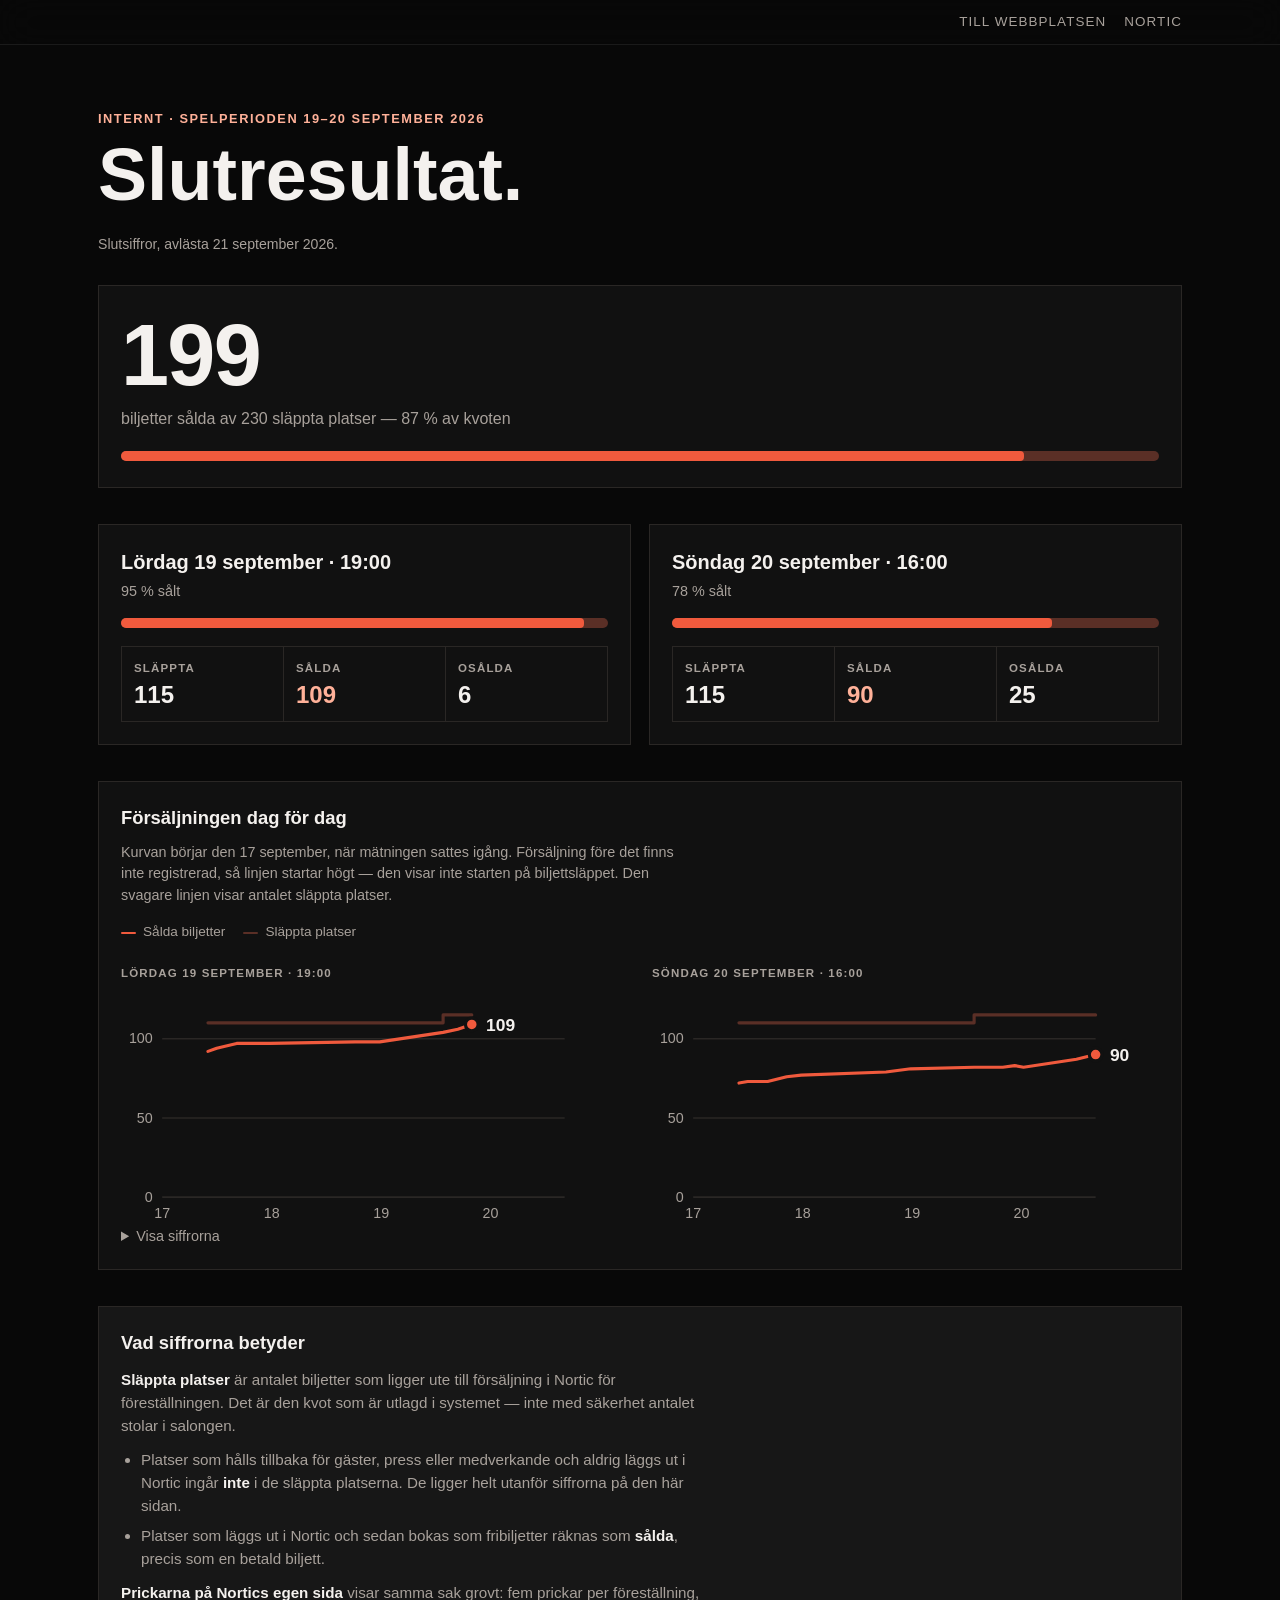
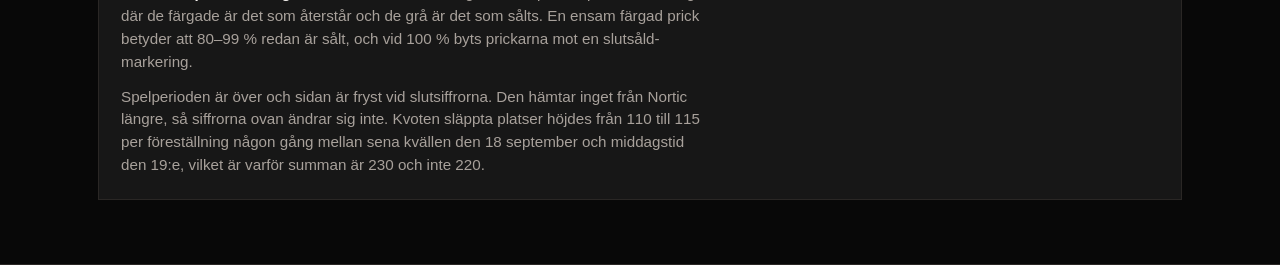
<file: biljetter/index.html>
<!doctype html>
<html lang="sv">
<head>
<meta charset="utf-8">
<meta name="viewport" content="width=device-width, initial-scale=1">
<meta name="robots" content="noindex, nofollow">
<title>Biljettläge – Gangbangbrudar</title>

<link rel="icon" href="../assets/images/favicon.svg" type="image/svg+xml">
<link rel="stylesheet" href="../assets/css/site.css">
<style>
:root{
    /* Dim step of --accent for the unfilled part of a meter. 1.68:1 against the panel so it
       reads as a track, 3.34:1 against the fill so the boundary is never ambiguous. */
    --meter-track:#5a2f26;
}

/* The run is over, so the page shows a frozen result. The switch is the class on <body>:
   drop mode-frozen and it fetches live again. Both wordings stay in the markup rather than
   one being deleted, so turning it back on never means rewriting the Swedish. */
.mode-frozen [data-mode="live"],
body:not(.mode-frozen) [data-mode="frozen"]{
    display:none;
}

/* Nothing to refresh when the figures are frozen. */
.mode-frozen .refresh-button{
    display:none;
}

/* The shared header collapses .nav-links into a hamburger below 720px, and this page has
   no hamburger to collapse into. Two short links fit on a phone, so keep them on show. */
@media (max-width:720px){
    .nav-links{
        display:flex;
        gap:14px;
    }
}

.board{
    transition:opacity .18s ease;
}

/* Refetching dims the board in place rather than swapping in a skeleton, so nothing jumps. */
.board.is-refreshing{
    opacity:.55;
}

.status{
    margin:0 0 28px;
    color:var(--muted);
}

.status.is-error{
    color:var(--accent-soft);
}

.hero-figure{
    margin:0 0 36px;
    padding:26px 22px;
    border:1px solid var(--line);
    background:var(--panel);
}

.hero-value{
    margin:0;
    font-size:clamp(3.4rem, 18vw, 5.4rem);
    font-weight:700;
    line-height:1;
    letter-spacing:-.02em;
}

.hero-label{
    margin:8px 0 0;
    color:var(--muted);
    font-size:1rem;
}

.meter{
    height:10px;
    border-radius:999px;
    background:var(--meter-track);
    overflow:hidden;
}

.meter-fill{
    height:100%;
    border-radius:0 4px 4px 0;
    background:var(--accent);
    transition:width .3s ease;
}

.hero-meter{
    margin-top:20px;
}

.show-grid{
    display:grid;
    gap:18px;
    margin:0 0 36px;
}

.show-card{
    padding:22px;
    border:1px solid var(--line);
    background:var(--panel);
}

.show-when{
    margin:0 0 4px;
    font-size:1.25rem;
    font-weight:700;
}

.show-share{
    margin:0 0 16px;
    color:var(--muted);
    font-size:.9rem;
}

.tile-row{
    display:grid;
    grid-template-columns:repeat(3, 1fr);
    gap:1px;
    margin-top:18px;
    background:var(--line);
    border:1px solid var(--line);
}

.tile-row.has-capacity{
    grid-template-columns:repeat(2, 1fr);
}

.tile{
    padding:13px 12px;
    background:var(--panel);
}

.tile-label{
    margin:0 0 4px;
    color:var(--muted);
    font-size:.72rem;
    font-weight:700;
    letter-spacing:.1em;
    text-transform:uppercase;
}

.tile-value{
    margin:0;
    font-size:1.5rem;
    font-weight:700;
    line-height:1.1;
    /* Tabular only here: these values form vertical columns across the two show cards. */
    font-variant-numeric:tabular-nums;
}

/* Marks whichever figure the reader is actually here for -- what is left while tickets are on
   sale, what went once the run is over. */
.tile.is-key .tile-value{
    color:var(--accent-soft);
}

.trend{
    margin:0 0 36px;
    padding:22px;
    border:1px solid var(--line);
    background:var(--panel);
}

.trend-title{
    margin:0 0 10px;
    font-size:1.15rem;
}

.trend-note{
    margin:0 0 16px;
    max-width:70ch;
    color:var(--muted);
    font-size:.9rem;
}

.trend-legend{
    display:flex;
    flex-wrap:wrap;
    gap:6px 18px;
    margin:0 0 22px;
    color:var(--muted);
    font-size:.85rem;
}

.trend-legend span{
    display:inline-flex;
    align-items:center;
    gap:7px;
}

/* A short line-key beside the text: identity comes from the mark, never from colouring
   the label itself. */
.trend-legend i{
    display:inline-block;
    width:15px;
    height:2px;
    border-radius:2px;
}

.key-sold{
    background:var(--accent);
}

.key-released{
    background:var(--meter-track);
}

.trend-grid{
    display:grid;
    gap:24px;
}

.trend-card-title{
    margin:0 0 6px;
    color:var(--muted);
    font-size:.72rem;
    font-weight:700;
    letter-spacing:.1em;
    text-transform:uppercase;
}

.trend-chart{
    display:block;
    width:100%;
    height:auto;
}

.chart-grid{
    stroke:var(--line);
    stroke-width:1;
}

.chart-released,
.chart-line{
    fill:none;
    stroke-width:2;
    stroke-linejoin:round;
    stroke-linecap:round;
}

.chart-released{
    stroke:var(--meter-track);
}

.chart-line{
    stroke:var(--accent);
}

/* The 2px ring is the panel colour, so the end dot stays legible where it meets the line. */
.chart-end{
    fill:var(--accent);
    stroke:var(--panel);
    stroke-width:2;
}

.chart-axis{
    fill:var(--muted);
    font-size:9px;
}

.chart-endlabel{
    fill:var(--text);
    font-size:11px;
    font-weight:700;
}

.chart-hit{
    fill:transparent;
}

.trend-table{
    color:var(--muted);
    font-size:.9rem;
}

.trend-table summary{
    cursor:pointer;
}

.trend-table table{
    width:100%;
    margin-top:14px;
    border-collapse:collapse;
    font-variant-numeric:tabular-nums;
}

.trend-table th,
.trend-table td{
    padding:7px 10px;
    border-bottom:1px solid var(--line);
    text-align:right;
}

.trend-table th:first-child,
.trend-table td:first-child{
    text-align:left;
}

.trend-table thead th{
    color:var(--muted);
    font-size:.7rem;
    letter-spacing:.08em;
    text-transform:uppercase;
}

.explainer{
    padding:22px;
    border:1px solid var(--line);
    background:var(--panel-soft);
}

.explainer h2{
    margin:0 0 12px;
    font-size:1.15rem;
}

.explainer p{
    margin:0 0 12px;
    max-width:70ch;
    color:var(--muted);
    font-size:.95rem;
}

.explainer ul{
    margin:0 0 12px;
    padding-left:20px;
    max-width:70ch;
    color:var(--muted);
    font-size:.95rem;
}

.explainer li{
    margin-bottom:7px;
}

.explainer strong{
    color:var(--text);
    font-weight:700;
}

.explainer :last-child{
    margin-bottom:0;
}

.freshness{
    display:flex;
    flex-wrap:wrap;
    align-items:center;
    gap:14px;
    margin:0 0 30px;
    color:var(--muted);
    font-size:.88rem;
}

.freshness.is-stale{
    color:var(--accent-soft);
}

.refresh-button{
    min-width:130px;
    padding:9px 15px;
    border:1px solid var(--line);
    border-radius:999px;
    background:none;
    color:var(--text);
    font-family:inherit;
    font-size:.78rem;
    font-weight:700;
    letter-spacing:.08em;
    text-transform:uppercase;
    cursor:pointer;
}

.refresh-button:hover:not(:disabled){
    border-color:var(--accent-soft);
}

.refresh-button:disabled{
    color:var(--muted);
    cursor:default;
}

@media (min-width:720px){
    .show-grid,
    .trend-grid{
        grid-template-columns:repeat(2, 1fr);
    }

    .tile-row.has-capacity{
        grid-template-columns:repeat(4, 1fr);
    }
}

@media (prefers-reduced-motion:reduce){
    .board,
    .meter-fill{
        transition:none;
    }
}
</style>
</head>

<!-- Remove mode-frozen to put the page back on live figures. See README, "Ticket Status Page". -->
<body class="mode-frozen">
<header class="site-header">
    <nav class="nav" aria-label="Huvudnavigation">
        <div class="nav-links">
            <a href="../">Till webbplatsen</a>
            <a class="ticket-link" href="https://nortic.se/ticket/event/83424" target="_blank" rel="noopener noreferrer">Nortic</a>
        </div>
    </nav>
</header>

<main class="section">
    <div class="section-inner">
        <p class="eyebrow" data-mode="live">Internt · för produktionen</p>
        <p class="eyebrow" data-mode="frozen">Internt · spelperioden 19–20 september 2026</p>

        <h1 class="section-title" data-mode="live">Biljettläge.</h1>
        <h1 class="section-title" data-mode="frozen">Slutresultat.</h1>

        <p class="status" id="status" role="status">Hämtar biljettläget…</p>

        <div class="board" id="board" hidden>
            <div class="freshness" id="freshness">
                <span id="freshness-text"></span>
                <button class="refresh-button" id="refresh" type="button">Uppdatera</button>
            </div>

            <section class="hero-figure" aria-labelledby="hero-label">
                <p class="hero-value" id="hero-value"></p>
                <p class="hero-label" id="hero-label"></p>
                <div class="meter hero-meter" aria-hidden="true">
                    <div class="meter-fill" id="hero-meter-fill"></div>
                </div>
            </section>

            <div class="show-grid" id="shows"></div>

            <section class="trend" data-mode="frozen" aria-labelledby="trend-title">
                <h2 class="trend-title" id="trend-title">Försäljningen dag för dag</h2>
                <p class="trend-note">Kurvan börjar den 17 september, när mätningen sattes igång. Försäljning före det finns inte registrerad, så linjen startar högt — den visar inte starten på biljettsläppet. Den svagare linjen visar antalet släppta platser.</p>

                <p class="trend-legend">
                    <span><i class="key-sold"></i>Sålda biljetter</span>
                    <span><i class="key-released"></i>Släppta platser</span>
                </p>

                <div class="trend-grid" id="trend-grid"></div>

                <details class="trend-table">
                    <summary>Visa siffrorna</summary>
                    <div id="trend-table-body"></div>
                </details>
            </section>

            <section class="explainer" aria-labelledby="explainer-title">
                <h2 id="explainer-title">Vad siffrorna betyder</h2>

                <p><strong>Släppta platser</strong> är antalet biljetter som ligger ute till försäljning i Nortic för föreställningen. Det är den kvot som är utlagd i systemet — inte med säkerhet antalet stolar i salongen.</p>

                <ul>
                    <li>Platser som hålls tillbaka för gäster, press eller medverkande och aldrig läggs ut i Nortic ingår <strong>inte</strong> i de släppta platserna. De ligger helt utanför siffrorna på den här sidan.</li>
                    <li>Platser som läggs ut i Nortic och sedan bokas som fribiljetter räknas som <strong>sålda</strong>, precis som en betald biljett.</li>
                </ul>

                <p id="capacity-note" hidden></p>

                <p><strong>Prickarna på Nortics egen sida</strong> visar samma sak grovt: fem prickar per föreställning, där de färgade är det som återstår och de grå är det som sålts. En ensam färgad prick betyder att 80–99 % redan är sålt, och vid 100 % byts prickarna mot en slutsåld-markering.</p>

                <p data-mode="live">Siffrorna hämtas direkt från Nortic varje gång sidan öppnas och varje gång du trycker på Uppdatera. Svarar inte Nortic visas i stället de senast sparade siffrorna, och raden högst upp säger alltid vilketdera du ser.</p>

                <p data-mode="frozen">Spelperioden är över och sidan är fryst vid slutsiffrorna. Den hämtar inget från Nortic längre, så siffrorna ovan ändrar sig inte. Kvoten släppta platser höjdes från 110 till 115 per föreställning någon gång mellan sena kvällen den 18 september och middagstid den 19:e, vilket är varför summan är 230 och inte 220.</p>
            </section>
        </div>
    </div>
</main>

<script>
// Salongens verkliga kapacitet per föreställning, om den blir känd. Sätts den till ett tal
// visar sidan även hur många platser som hålls utanför Nortic. Lämna null så länge siffran
// är osäker — sidan ska hellre utelämna uppgiften än gissa den.
const SALONG_KAPACITET = null;

// The figures the September 2026 run finished on, as Nortic reported them afterwards. Read only
// while <body> carries mode-frozen; the full record, including the sales curve over the four days
// before opening, is kept in data/2026-09-ticket-sales.json.
const SLUTRESULTAT = {
    checkedAt: '2026-09-21T05:21:55.521Z',
    shows: [
        { id: 348130, date: '2026-09-19', time: '19:00', released: 115, sold: 109, remaining: 6 },
        { id: 348131, date: '2026-09-20', time: '16:00', released: 115, sold: 90, remaining: 25 },
    ],
    totals: { released: 230, sold: 199, remaining: 31 },
};

// Every reading the snapshot job recorded during the run, as [timestamp, sold, released]. Only
// the points where a count actually moved were kept, which is why the spacing is uneven. Embedded
// rather than fetched so the frozen page stays entirely offline.
const FORSALJNINGSHISTORIK = [
    {
        id: 348130,
        // Curtain, in UTC. Stated outright rather than derived from the local date and time, so a
        // reader in another timezone does not get a different cut-off than the box office had.
        startsAt: '2026-09-19T17:00Z',
        points: [
            ['2026-09-17T08:03Z', 92, 110], ['2026-09-17T09:57Z', 94, 110], ['2026-09-17T14:19Z', 97, 110],
            ['2026-09-17T18:29Z', 97, 110], ['2026-09-17T21:41Z', 97, 110], ['2026-09-18T16:16Z', 98, 110],
            ['2026-09-18T21:43Z', 98, 110], ['2026-09-19T11:37Z', 104, 115], ['2026-09-19T14:50Z', 106, 115],
            ['2026-09-19T17:54Z', 109, 115], ['2026-09-19T20:29Z', 109, 115], ['2026-09-19T22:27Z', 109, 115],
            ['2026-09-20T10:02Z', 109, 115], ['2026-09-20T14:15Z', 109, 115],
        ],
    },
    {
        id: 348131,
        startsAt: '2026-09-20T14:00Z',
        points: [
            ['2026-09-17T08:03Z', 72, 110], ['2026-09-17T09:57Z', 73, 110], ['2026-09-17T14:19Z', 73, 110],
            ['2026-09-17T18:29Z', 76, 110], ['2026-09-17T21:41Z', 77, 110], ['2026-09-18T16:16Z', 79, 110],
            ['2026-09-18T21:43Z', 81, 110], ['2026-09-19T11:37Z', 82, 115], ['2026-09-19T14:50Z', 82, 115],
            ['2026-09-19T17:54Z', 82, 115], ['2026-09-19T20:29Z', 83, 115], ['2026-09-19T22:27Z', 82, 115],
            ['2026-09-20T10:02Z', 87, 115], ['2026-09-20T14:15Z', 90, 115],
        ],
    },
];

// Nortic sends no Access-Control-Allow-Origin, so the browser cannot call it directly. The Worker
// in proxy/nortic-supply-worker.js forwarded that one endpoint with the header added, which is what
// made a genuinely live reading possible. It is torn down between runs, so this is left empty and
// the page falls back to the snapshot until a new Worker is deployed and its URL pasted back here.
const LIVE_URL = '';

// Written every quarter hour by .github/workflows/ticket-supply.yml. Only a fallback now, for when
// Nortic or the Worker is unreachable.
const SNAPSHOT_URL = 'https://raw.githubusercontent.com/Telison/gangbangbrudar-site/ticket-data/supply.json';

// Each poll is a live hit on Nortic once the Worker is in place, so this is deliberately slower
// than it was when every refresh only re-read a cached file. The button covers wanting it sooner.
const REFRESH_MS = 120000;
const STALE_MINUTES = 20;

const nf = new Intl.NumberFormat('sv-SE');
const board = document.getElementById('board');
const statusEl = document.getElementById('status');
const refreshButton = document.getElementById('refresh');

const share = (sold, released) => (released > 0 ? Math.round((sold / released) * 100) : 0);

// Swedish sets a space before the percent sign, and it has to be non-breaking or the
// number ends up stranded at the end of one line with the sign at the start of the next.
const percent = (value) => `${value} %`;

function formatWhen(date, time) {
    const parsed = new Date(`${date}T${time}:00`);
    const weekday = parsed.toLocaleDateString('sv-SE', { weekday: 'long' });
    const day = parsed.toLocaleDateString('sv-SE', { day: 'numeric', month: 'long' });
    return `${weekday.charAt(0).toUpperCase()}${weekday.slice(1)} ${day} · ${time}`;
}

function tile(label, value, extraClass = '') {
    return `<div class="tile ${extraClass}"><p class="tile-label">${label}</p><p class="tile-value">${nf.format(value)}</p></div>`;
}

function renderShow(show, isFrozen) {
    const sold = share(show.sold, show.released);
    const held = Number.isFinite(SALONG_KAPACITET) ? SALONG_KAPACITET - show.released : null;

    return `
        <article class="show-card">
            <h2 class="show-when">${formatWhen(show.date, show.time)}</h2>
            <p class="show-share">${percent(sold)} sålt${show.remaining === 0 ? ' — slutsålt' : ''}</p>
            <div class="meter" aria-hidden="true"><div class="meter-fill" style="width:${sold}%"></div></div>
            <div class="tile-row${held === null ? '' : ' has-capacity'}">
                ${tile('Släppta', show.released)}
                ${tile('Sålda', show.sold, isFrozen ? 'is-key' : '')}
                ${tile(isFrozen ? 'Osålda' : 'Kvar', show.remaining, isFrozen ? '' : 'is-key')}
                ${held === null ? '' : tile('Ej släppta', held)}
            </div>
        </article>`;
}

// A reading straight from Nortic and one dug out of the fallback snapshot are worth very different
// amounts, so the page says which it is rather than showing a bare timestamp for both.
// Three genuinely different situations, and conflating any two of them misleads: read straight from
// Nortic, fell back because Nortic would not answer, or no live source is configured at all.
function renderFreshness(checkedAt, source) {
    const minutes = Math.max(0, Math.round((Date.now() - new Date(checkedAt)) / 60000));
    const clock = new Date(checkedAt).toLocaleTimeString('sv-SE', {
        hour: '2-digit', minute: '2-digit', timeZone: 'Europe/Stockholm',
    });
    const age = minutes >= STALE_MINUTES ? `, för ${nf.format(minutes)} minuter sedan` : '';

    const date = new Date(checkedAt).toLocaleDateString('sv-SE', {
        day: 'numeric', month: 'long', year: 'numeric', timeZone: 'Europe/Stockholm',
    });

    const text = {
        live: `Hämtat direkt från Nortic kl. ${clock}.`,
        fallback: `Nortic kunde inte nås. Visar sparade siffror från kl. ${clock}${age}.`,
        snapshot: `Senast hämtat kl. ${clock}${age}.`,
        frozen: `Slutsiffror, avlästa ${date}.`,
    }[source];

    // Frozen figures are not stale, they are final, so the warning colour would only mislead.
    document.getElementById('freshness')
        .classList.toggle('is-stale', source !== 'live' && source !== 'frozen' && minutes >= STALE_MINUTES);
    document.getElementById('freshness-text').textContent = text;
}

function render(data, source) {
    const { totals } = data;

    // While tickets are on sale the useful headline is what is still to shift. Once the run is
    // over nobody is selling anything, so the number that carries meaning is what went.
    const isFrozen = source === 'frozen';
    const sold = share(totals.sold, totals.released);

    document.getElementById('hero-value').textContent = nf.format(isFrozen ? totals.sold : totals.remaining);
    document.getElementById('hero-label').textContent = isFrozen
        ? `biljetter sålda av ${nf.format(totals.released)} släppta platser — ${percent(sold)} av kvoten`
        : `biljetter kvar av ${nf.format(totals.released)} släppta platser — ${percent(sold)} sålt`;
    document.getElementById('hero-meter-fill').style.width = `${sold}%`;

    document.getElementById('shows').innerHTML = data.shows.map((show) => renderShow(show, isFrozen)).join('');

    // Only earns a line on the page once someone has actually filled the capacity in.
    const capacityNote = document.getElementById('capacity-note');
    capacityNote.hidden = !Number.isFinite(SALONG_KAPACITET);
    if (!capacityNote.hidden) {
        capacityNote.textContent =
            `Salongen är angiven till ${nf.format(SALONG_KAPACITET)} platser per föreställning, så mellanskillnaden visas som ej släppta platser ovan.`;
    }

    renderFreshness(data.checkedAt, source);
    board.hidden = false;
    statusEl.hidden = true;
}

async function fetchJson(url) {
    const response = await fetch(url, { cache: 'no-store' });
    if (!response.ok) {
        throw new Error(`${url} svarade ${response.status}`);
    }
    return response.json();
}

async function load() {
    refreshButton.disabled = true;
    board.classList.add('is-refreshing');

    try {
        let data = null;
        let source = LIVE_URL ? 'fallback' : 'snapshot';

        if (LIVE_URL) {
            try {
                data = await fetchJson(LIVE_URL);
                source = 'live';
            } catch (error) {
                // Falling back is not worth interrupting anyone over -- the freshness line already
                // says the numbers came from the snapshot, which is the part that matters.
                console.warn('Live-hämtning misslyckades, faller tillbaka på sparade siffror.', error);
            }
        }

        // The snapshot lags, so it is strictly a safety net. Note that its own timestamp is used,
        // never the time of this request, or a stale reading would look brand new.
        render(data ?? (await fetchJson(SNAPSHOT_URL)), source);
    } catch (error) {
        statusEl.hidden = false;
        statusEl.classList.add('is-error');
        statusEl.textContent = board.hidden
            ? 'Det gick inte att hämta biljettläget. Försök igen om en stund.'
            : 'Kunde inte uppdatera. Siffrorna nedan är de senast hämtade.';
        console.error(error);
    } finally {
        refreshButton.disabled = false;
        board.classList.remove('is-refreshing');
    }
}

const inStockholm = (iso, options) =>
    new Date(iso).toLocaleString('sv-SE', { timeZone: 'Europe/Stockholm', ...options });

// One chart per performance rather than two lines on one. Each is then a single series that can
// use the accent, which avoids inventing a second hue the site's palette does not have.
function buildChart(points, titleId, [t0, t1], ticks) {
    const W = 320;
    const H = 150;
    const pad = { top: 12, right: 40, bottom: 18, left: 26 };
    const plotW = W - pad.left - pad.right;
    const plotH = H - pad.top - pad.bottom;
    const yMax = 120;

    const x = (t) => pad.left + ((t - t0) / (t1 - t0)) * plotW;
    const y = (v) => pad.top + plotH - (v / yMax) * plotH;
    // Sold slides between readings, because a hundred separate purchases really are spread across
    // the gap. The allocation does not: it is one administrative act, so it holds its old value
    // right up to the reading that caught the change and then jumps. Sloping it would invent a
    // gradual release that never happened.
    const pathOf = (index, stepped) =>
        points
            .map((point, i) => {
                const px = x(Date.parse(point[0])).toFixed(1);
                const py = y(point[index]).toFixed(1);
                if (i === 0) {
                    return `M${px},${py}`;
                }
                return stepped ? `L${px},${y(points[i - 1][index]).toFixed(1)} L${px},${py}` : `L${px},${py}`;
            })
            .join(' ');

    const gridlines = [0, 50, 100]
        .map((v) => `<line class="chart-grid" x1="${pad.left}" y1="${y(v).toFixed(1)}" x2="${pad.left + plotW}" y2="${y(v).toFixed(1)}"></line>`
            + `<text class="chart-axis" x="${pad.left - 6}" y="${(y(v) + 3).toFixed(1)}" text-anchor="end">${v}</text>`)
        .join('');

    // Ticks come from the shared timeline, not this chart's own points, so both charts carry the
    // same dates and a line that stops early reads as stopping early rather than as a shorter run.
    const dayTicks = ticks
        .map((tick) => `<text class="chart-axis" x="${x(tick.t).toFixed(1)}" y="${H - 5}" text-anchor="middle">${tick.label}</text>`)
        .join('');

    const last = points[points.length - 1];
    const hits = points
        .map((p) => `<circle class="chart-hit" cx="${x(Date.parse(p[0])).toFixed(1)}" cy="${y(p[1]).toFixed(1)}" r="9">`
            + `<title>${inStockholm(p[0], { weekday: 'long', day: 'numeric', month: 'long', hour: '2-digit', minute: '2-digit' })} — ${p[1]} sålda av ${p[2]} släppta</title></circle>`)
        .join('');

    return `<svg class="trend-chart" viewBox="0 0 ${W} ${H}" role="img" aria-labelledby="${titleId}">
        ${gridlines}${dayTicks}
        <path class="chart-released" d="${pathOf(2, true)}"></path>
        <path class="chart-line" d="${pathOf(1)}"></path>
        <circle class="chart-end" cx="${x(Date.parse(last[0])).toFixed(1)}" cy="${y(last[1]).toFixed(1)}" r="4"></circle>
        <text class="chart-endlabel" x="${(x(Date.parse(last[0])) + 9).toFixed(1)}" y="${(y(last[1]) + 4).toFixed(1)}">${last[1]}</text>
        ${hits}
    </svg>`;
}

// A performance stops selling when it starts, so its curve has no business running on into the
// next day. The reading at or just after curtain is kept rather than dropped: the final count was
// not always sampled before the doors opened, and ending on an earlier number would contradict
// the totals above.
function untilCurtain(series) {
    const curtain = Date.parse(series.startsAt);
    const firstAfter = series.points.findIndex((point) => Date.parse(point[0]) >= curtain);
    return firstAfter === -1 ? series.points : series.points.slice(0, firstAfter + 1);
}

function renderTrend() {
    const byId = Object.fromEntries(SLUTRESULTAT.shows.map((show) => [show.id, show]));
    const trimmed = FORSALJNINGSHISTORIK.map((series) => ({ ...series, points: untilCurtain(series) }));

    // One shared x scale across both charts, so the two runs are directly comparable and Saturday
    // visibly stops while Sunday carries on.
    const allTimes = trimmed.flatMap((series) => series.points.map((point) => Date.parse(point[0])));
    const lastReading = Math.max(...allTimes);

    // Ticks sit at midnight, not at whichever reading happened to come first that day. Placing
    // them on readings made the 18th look half again as long as the 19th, purely because the job
    // sampled at different times of day. Starting the axis at the first day's midnight puts every
    // day the same width apart, and the gap before the line starts is honest: nothing was recorded
    // until mid-morning on the 17th.
    const asStockholm = (t) =>
        new Date(`${new Date(t).toLocaleString('sv-SE', { timeZone: 'Europe/Stockholm' }).replace(' ', 'T')}Z`);
    const midnightBefore = (t) => {
        const local = asStockholm(t);
        const offset = local.getTime() - t;
        local.setUTCHours(0, 0, 0, 0);
        return local.getTime() - offset;
    };

    const DAY_MS = 86400000;
    const domainStart = midnightBefore(Math.min(...allTimes));
    const domain = [domainStart, lastReading];

    // Even 24h steps are right here because the run is nowhere near a clock change; a run that
    // straddled one would need midnightBefore called per day instead.
    const ticks = [];
    for (let t = domainStart; t <= lastReading; t += DAY_MS) {
        ticks.push({ t, label: inStockholm(t, { day: 'numeric' }) });
    }

    document.getElementById('trend-grid').innerHTML = trimmed.map((series) => {
        const show = byId[series.id];
        const titleId = `trend-${series.id}`;
        return `<div>
            <p class="trend-card-title" id="${titleId}">${formatWhen(show.date, show.time)}</p>
            ${buildChart(series.points, titleId, domain, ticks)}
        </div>`;
    }).join('');

    // The chart's job is the shape of the climb; the exact readings live here so no value is
    // only reachable by hovering. A dash means that performance had already begun.
    const rows = FORSALJNINGSHISTORIK[0].points
        .map((point, i) => {
            const when = inStockholm(point[0], { day: 'numeric', month: 'short', hour: '2-digit', minute: '2-digit' });
            const cells = trimmed.map((series) => `<td>${series.points[i] ? series.points[i][1] : '—'}</td>`).join('');
            return `<tr><td>${when}</td>${cells}<td>${point[2]}</td></tr>`;
        })
        .join('');

    document.getElementById('trend-table-body').innerHTML = `<table>
        <thead><tr><th>Tidpunkt</th><th>Lör 19 sålda</th><th>Sön 20 sålda</th><th>Släppta</th></tr></thead>
        <tbody>${rows}</tbody>
    </table>`;
}

if (document.body.classList.contains('mode-frozen')) {
    // Nothing to fetch, nothing to poll, and no refresh control -- the run is over.
    render(SLUTRESULTAT, 'frozen');
    renderTrend();
} else {
    refreshButton.addEventListener('click', load);
    load();
    setInterval(load, REFRESH_MS);
}
</script>
</body>
</html>
</file>
<file: assets/css/site.css>
:root{
    --bg:#080808;
    --panel:#111111;
    --panel-soft:#171717;
    --text:#f4f1ee;
    --muted:#a8a19b;
    --line:#2a2725;
    --accent:#f05a3d;
    --accent-soft:#ffb199;
    /* Darker step of --accent, for the inverted callout. The soft one is 1.56:1 there and the
       plain accent 2.99:1; this clears 4.6:1 while staying the same hue. */
    --accent-deep:#c2401f;
}

*{
    box-sizing:border-box;
}

html{
    scroll-behavior:smooth;
    overflow-x:hidden;
}

body{
    margin:0;
    background:var(--bg);
    color:var(--text);
    font-family:Arial, Helvetica, sans-serif;
    line-height:1.5;
    overflow-x:hidden;
}

body.lightbox-open{
    position:fixed;
    width:100%;
    overflow:hidden;
}

img,
video{
    max-width:100%;
}

a{
    color:inherit;
}

.site-header{
    position:sticky;
    top:0;
    z-index:10;
    background:rgba(8, 8, 8, .88);
    border-bottom:1px solid rgba(255, 255, 255, .08);
    backdrop-filter:blur(18px);
}

.nav{
    display:flex;
    align-items:center;
    justify-content:flex-end;
    gap:16px;
    width:min(1120px, 100%);
    margin:0 auto;
    padding:12px 18px;
}

.nav-links{
    display:flex;
    align-items:center;
    justify-content:flex-end;
    gap:18px;
    color:var(--muted);
    font-size:.84rem;
    text-transform:uppercase;
    letter-spacing:.08em;
}

.nav-links a{
    text-decoration:none;
}

.nav-links a:hover{
    color:var(--text);
}

.follow-link{
    display:inline-flex;
    align-items:center;
    gap:7px;
    color:var(--bg);
    background:var(--text);
    border-radius:999px;
    padding:9px 13px;
    font-weight:700;
}

.follow-link:hover{
    color:var(--bg);
    background:var(--accent-soft);
}

/* Drawn inline rather than loaded as an image, so the mark takes whatever colour its button
   already has and stays sharp at any size. */
.icon-instagram{
    display:block;
    width:1.05em;
    height:1.05em;
    flex:0 0 auto;
}

.button .icon-instagram{
    width:1.2em;
    height:1.2em;
    margin-right:9px;
}

.menu-toggle{
    display:none;
    min-height:40px;
    padding:8px 12px;
    background:transparent;
    border:1px solid var(--line);
    border-radius:999px;
    color:var(--text);
    cursor:pointer;
    font:inherit;
    font-size:.82rem;
    font-weight:700;
    letter-spacing:.08em;
    text-transform:uppercase;
}

.mobile-menu{
    display:none;
}

main{
    overflow:hidden;
}

.section{
    border-bottom:1px solid var(--line);
}

.section-inner{
    width:100%;
    max-width:1120px;
    margin:0 auto;
    padding:64px 18px;
}

.hero{
    min-height:calc(100svh - 68px);
    display:grid;
    align-items:center;
}

.hero-grid{
    display:grid;
    gap:34px;
    min-width:0;
}

.hero-grid > *{
    min-width:0;
}

.hero-logo{
    display:block;
    width:min(100%, 560px);
    height:auto;
    margin-bottom:28px;
}

.eyebrow{
    margin:0 0 12px;
    color:var(--accent-soft);
    font-size:.8rem;
    font-weight:700;
    letter-spacing:.12em;
    text-transform:uppercase;
}

.hero .eyebrow{
    margin-bottom:22px;
}

.hero-copy{
    max-width:620px;
    min-width:0;
}

.hero-copy h1{
    margin:0;
}

.hero-copy p{
    margin:0;
    color:var(--muted);
    font-size:1.12rem;
}

.hero-actions{
    display:flex;
    flex-wrap:wrap;
    gap:12px;
    margin-top:28px;
}

.button{
    display:inline-flex;
    align-items:center;
    justify-content:center;
    max-width:100%;
    min-height:44px;
    padding:11px 16px;
    border:1px solid var(--line);
    border-radius:999px;
    color:var(--text);
    font-size:.88rem;
    font-weight:700;
    letter-spacing:.06em;
    text-decoration:none;
    text-align:center;
    text-transform:uppercase;
}

.button.primary{
    border-color:var(--text);
    background:var(--text);
    color:var(--bg);
}

.button:hover{
    border-color:var(--accent-soft);
}

.trailer-frame{
    width:min(520px, 100%);
    margin:0 auto;
    background:var(--panel);
    border:1px solid rgba(255, 255, 255, .1);
    box-shadow:0 28px 90px rgba(0, 0, 0, .48);
}

.trailer-frame video{
    display:block;
    width:100%;
    aspect-ratio:4 / 5;
    object-fit:cover;
    background:#000;
}

.section-title{
    margin:0 0 24px;
    max-width:760px;
    font-size:clamp(2rem, 10vw, 4.6rem);
    line-height:.95;
    letter-spacing:0;
}

.about-copy{
    display:grid;
    gap:24px;
    max-width:900px;
}

.about-copy p{
    margin:0;
    color:#d4cfca;
    font-size:1.05rem;
}

.script-quote{
    max-width:820px;
    color:var(--text);
    font-size:clamp(1.35rem, 5vw, 2.25rem);
    font-weight:700;
    line-height:1.28;
}

.creator-note{
    max-width:780px;
    padding-left:18px;
    border-left:3px solid var(--accent);
    color:var(--accent-soft);
    font-size:1.02rem;
}

.gallery-grid{
    display:grid;
    grid-template-columns:repeat(2, minmax(0, 1fr));
    gap:10px;
}

.gallery-item{
    display:block;
    min-width:0;
    padding:0;
    background:var(--panel-soft);
    border:1px solid rgba(255, 255, 255, .08);
    color:inherit;
    cursor:pointer;
    overflow:hidden;
}

.gallery-item img{
    display:block;
    width:100%;
    height:100%;
    min-height:160px;
    aspect-ratio:4 / 5;
    object-fit:cover;
    filter:saturate(.9) contrast(1.05);
    transition:transform .22s ease, filter .22s ease;
}

.gallery-item:hover img{
    transform:scale(1.035);
    filter:saturate(1) contrast(1.1);
}

.gallery-item:first-child{
    grid-column:span 2;
    aspect-ratio:16 / 10;
}

.gallery-empty{
    display:grid;
    place-items:center;
    min-height:180px;
    background:var(--panel-soft);
    border:1px solid rgba(255, 255, 255, .08);
    color:#827a73;
    font-size:.76rem;
    font-weight:700;
    letter-spacing:.1em;
    text-transform:uppercase;
}

.lightbox{
    width:min(1040px, calc(100% - 28px));
    height:fit-content;
    max-height:calc(100svh - 28px);
    overflow:hidden;
    padding:0;
    background:#050505;
    border:1px solid rgba(255, 255, 255, .14);
    color:var(--text);
    overscroll-behavior:contain;
}

.lightbox::backdrop{
    background:rgba(0, 0, 0, .84);
}

.lightbox-inner{
    position:relative;
    display:grid;
    place-items:center;
    max-height:calc(100svh - 30px);
}

.lightbox img{
    display:block;
    width:100%;
    height:auto;
    max-height:calc(100svh - 28px);
    object-fit:contain;
    touch-action:none;
    user-select:none;
}

.lightbox-close{
    position:absolute;
    top:10px;
    right:10px;
    display:grid;
    place-items:center;
    width:40px;
    height:40px;
    padding:0;
    background:rgba(0, 0, 0, .64);
    border:1px solid rgba(255, 255, 255, .2);
    border-radius:999px;
    color:var(--text);
    cursor:pointer;
    font-size:1.4rem;
    line-height:1;
}

.lightbox-nav{
    position:absolute;
    top:50%;
    display:grid;
    place-items:center;
    width:44px;
    height:56px;
    padding:0;
    background:rgba(0, 0, 0, .56);
    border:1px solid rgba(255, 255, 255, .18);
    color:var(--text);
    cursor:pointer;
    font:inherit;
    font-size:2rem;
    line-height:1;
    transform:translateY(-50%);
}

.lightbox-nav:hover,
.lightbox-close:hover{
    background:rgba(0, 0, 0, .78);
    border-color:rgba(255, 255, 255, .36);
}

.lightbox-prev{
    left:10px;
}

.lightbox-next{
    right:10px;
}

.people-list,
.dates-list,
.contact-list{
    display:grid;
    gap:1px;
    background:var(--line);
    border:1px solid var(--line);
}

.people-list{
    margin-top:18px;
}

.person,
.date-row,
.contact-row{
    display:grid;
    gap:5px;
    align-content:start;
    padding:18px;
    background:var(--bg);
}

.label{
    margin:0;
    color:var(--muted);
    font-size:.76rem;
    letter-spacing:.1em;
    text-transform:uppercase;
}

.value{
    margin:0;
    font-size:1.1rem;
    font-weight:700;
}

.venue-link,
.contact-link{
    color:inherit;
    text-decoration-color:var(--accent-soft);
    text-underline-offset:4px;
}

.venue-link:hover,
.contact-link:hover{
    color:var(--accent-soft);
}

.production-credit{
    padding:0;
}

.profile-credit,
.production-link{
    display:flex;
    align-items:center;
    gap:16px;
}

.profile-image{
    display:block;
    width:88px;
    aspect-ratio:4 / 5;
    object-fit:cover;
    flex:0 0 auto;
}

.profile-text{
    display:grid;
    gap:5px;
    min-width:0;
}

.production-link{
    width:100%;
    padding:18px;
    color:inherit;
    text-decoration:none;
}

.production-link:hover .value{
    color:var(--accent-soft);
}

.production-logo-frame{
    display:grid;
    place-items:center;
    overflow:hidden;
    flex:0 0 auto;
}

.production-logo{
    display:block;
    width:132%;
    max-width:none;
    height:auto;
}

.actor-grid{
    display:grid;
    grid-template-columns:repeat(2, minmax(0, 1fr));
    gap:12px;
}

.actor-card{
    background:var(--panel);
    border:1px solid var(--line);
}

.actor-image{
    display:grid;
    place-items:center;
    aspect-ratio:4 / 5;
    background:
        linear-gradient(135deg, rgba(255, 255, 255, .08), rgba(240, 90, 61, .18)),
        var(--panel-soft);
    color:#827a73;
    font-size:.76rem;
    font-weight:700;
    letter-spacing:.1em;
    text-transform:uppercase;
}

.actor-image img{
    display:block;
    width:100%;
    height:100%;
    object-fit:cover;
    filter:grayscale(1);
}

.actor-info{
    padding:14px;
}

.actor-info .value{
    font-size:1rem;
}

.callout{
    background:var(--text);
    color:var(--bg);
}

.callout .section-inner{
    padding-block:48px;
}

.callout .section-title{
    color:var(--bg);
}

.callout .eyebrow{
    color:var(--accent-deep);
}

.callout p{
    max-width:620px;
    margin:0 0 24px;
    color:#36312d;
    font-size:1.05rem;
}

.callout .button{
    border-color:var(--bg);
    color:var(--bg);
}

.callout .button.primary{
    background:var(--bg);
    color:var(--text);
}

@media (max-width:720px){
    .nav{
        align-items:center;
        flex-direction:row;
        gap:12px;
        justify-content:flex-end;
        padding:10px 14px;
    }

    .nav-links{
        display:none;
    }

    .menu-toggle{
        display:inline-flex;
        align-items:center;
        justify-content:center;
        flex:0 0 auto;
        margin-left:auto;
    }

    .mobile-menu{
        width:100%;
        max-width:1120px;
        margin:0 auto;
        padding:0 18px 16px;
    }

    .mobile-menu:not([hidden]){
        display:grid;
        gap:8px;
    }

    .mobile-menu a{
        display:flex;
        align-items:center;
        min-height:48px;
        padding:12px 0;
        border-bottom:1px solid var(--line);
        color:var(--text);
        font-size:1rem;
        font-weight:700;
        text-decoration:none;
    }

    .mobile-menu .follow-link{
        justify-content:center;
        margin-top:8px;
        padding:11px 14px;
        border:0;
        color:var(--bg);
    }

    .section-inner{
        padding:52px 18px;
    }

    .hero{
        min-height:auto;
    }

    .hero-logo{
        width:100%;
        margin-bottom:22px;
    }

    .hero-actions{
        display:grid;
        grid-template-columns:1fr;
    }

    .button{
        width:100%;
        padding-inline:12px;
    }

}

@media (min-width:760px){
    .hero-grid{
        grid-template-columns:minmax(0, 1.1fr) minmax(300px, .7fr);
        align-items:center;
    }

    .gallery-grid{
        grid-template-columns:repeat(5, minmax(0, 1fr));
        gap:12px;
    }

    .gallery-item img{
        min-height:190px;
    }

    .gallery-item:first-child{
        grid-column:span 2;
        grid-row:span 2;
        aspect-ratio:auto;
    }

    .people-list,
    .dates-list{
        grid-template-columns:repeat(2, minmax(0, 1fr));
    }

    .actor-grid{
        grid-template-columns:repeat(4, minmax(0, 1fr));
    }
}
</file>
